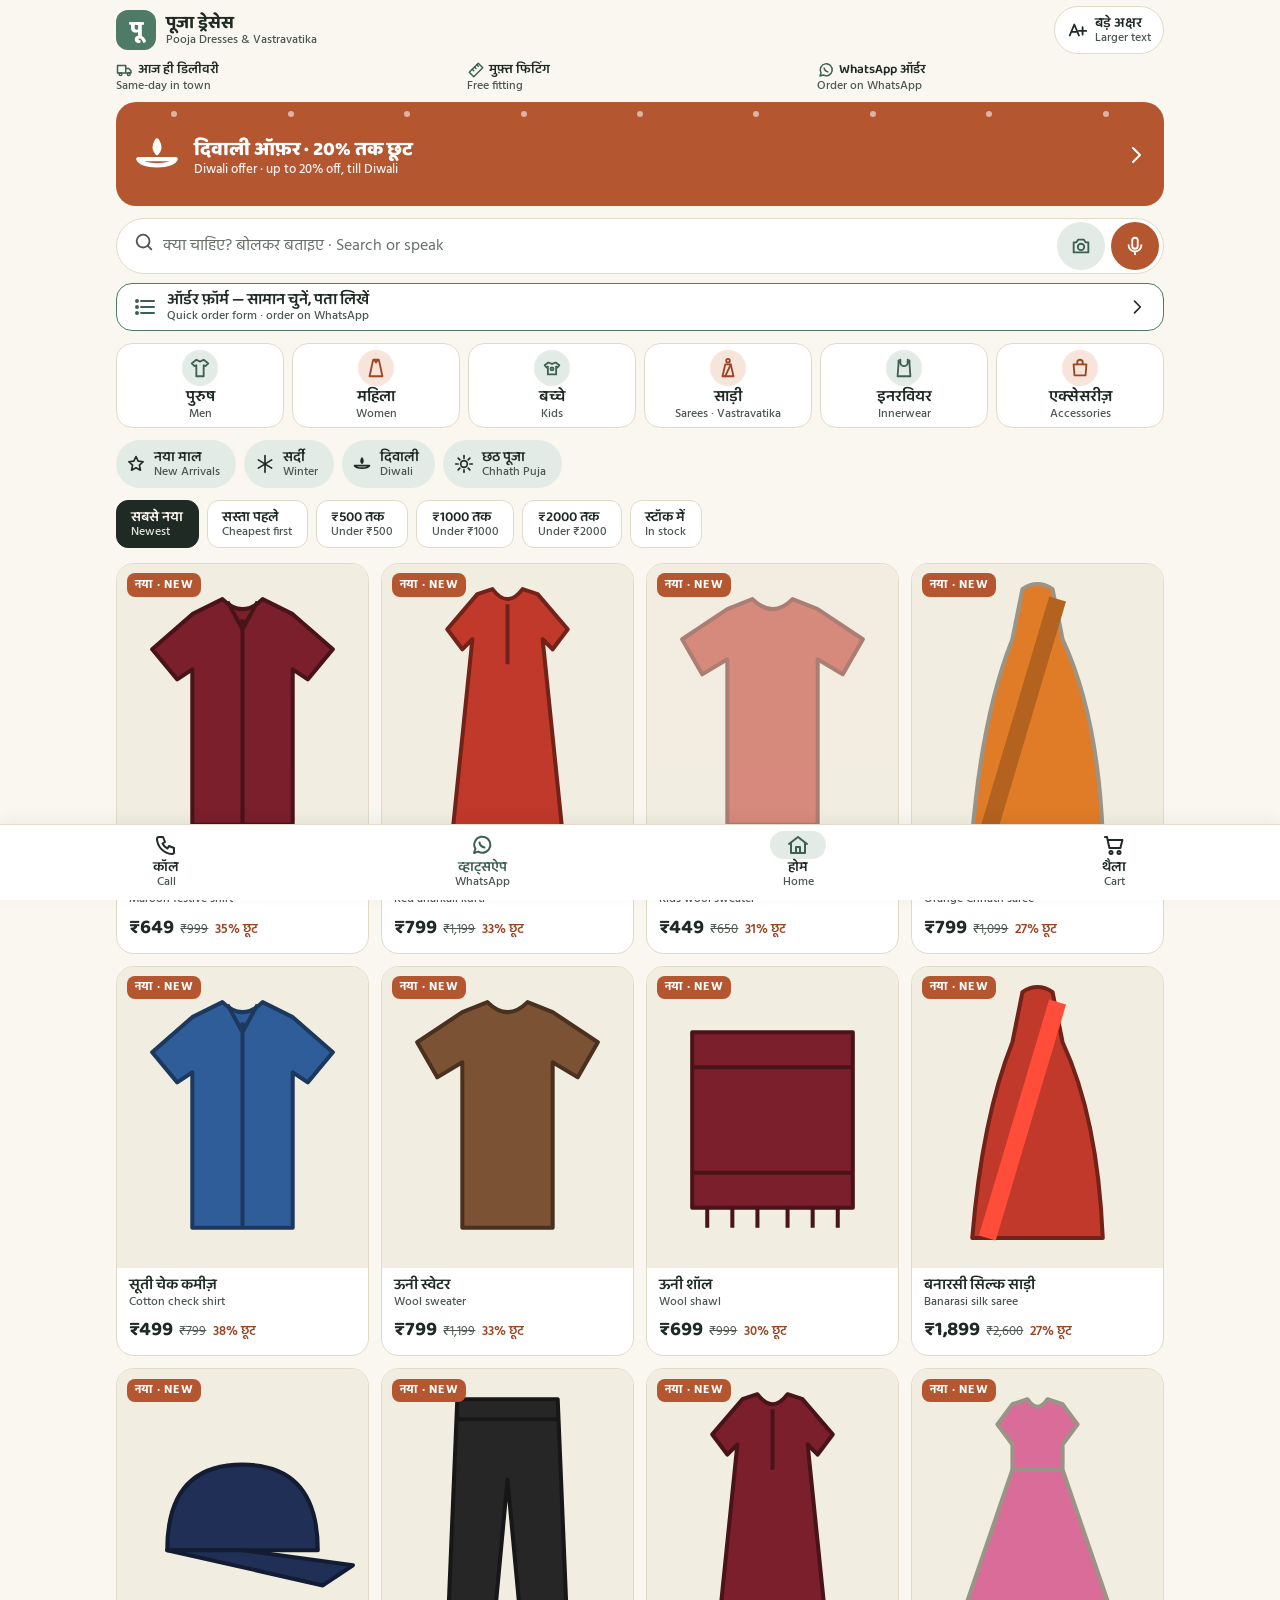
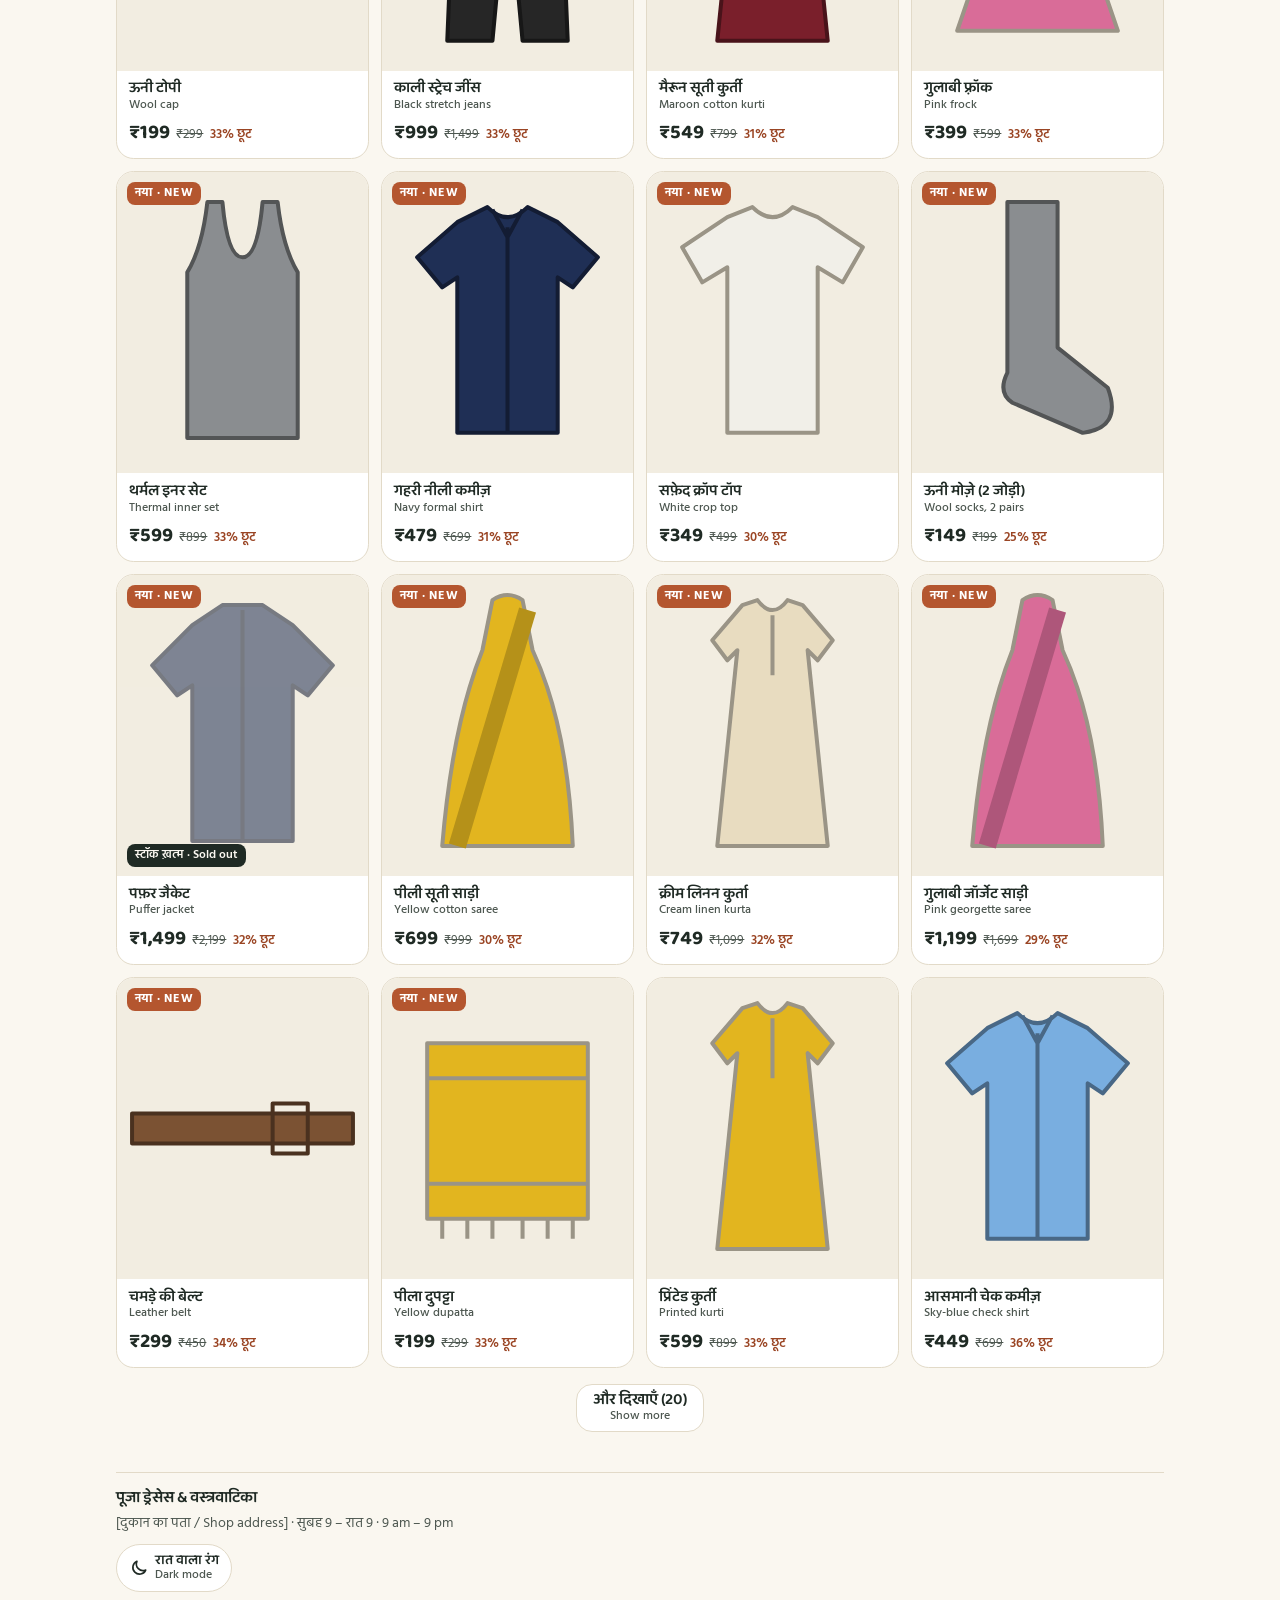
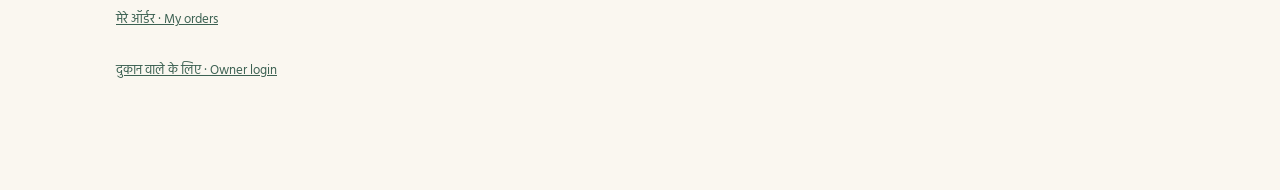
<file: index.html>
<!doctype html>
<html lang="hi">
<head>
<meta charset="utf-8">
<meta name="viewport" content="width=device-width, initial-scale=1, viewport-fit=cover">
<title>पूजा ड्रेसेस & वस्त्रवाटिका — परिवार के कपड़े और साड़ियाँ | Pooja Dresses</title>
<meta name="description" content="पूजा ड्रेसेस & वस्त्रवाटिका: पुरुष, महिला और बच्चों के रेडीमेड कपड़े, इनरवियर, एक्सेसरीज़ और साड़ियाँ। शहर में उसी दिन डिलीवरी, मुफ़्त फिटिंग, WhatsApp पर ऑर्डर। Family clothing and sarees — order on WhatsApp.">
<meta name="theme-color" content="#4f7a68">
<meta property="og:title" content="पूजा ड्रेसेस & वस्त्रवाटिका — Pooja Dresses">
<meta property="og:description" content="परिवार के कपड़े और साड़ियाँ · WhatsApp पर ऑर्डर · Family clothing and sarees">
<meta property="og:type" content="website">
<link rel="icon" href="data:image/svg+xml,%3Csvg xmlns='http://www.w3.org/2000/svg' viewBox='0 0 64 64'%3E%3Crect width='64' height='64' rx='16' fill='%234f7a68'/%3E%3Ctext x='32' y='44' font-size='34' text-anchor='middle' fill='white' font-family='sans-serif'%3E%E0%A4%AA%E0%A5%82%3C/text%3E%3C/svg%3E">
<link rel="preconnect" href="https://fonts.googleapis.com">
<link rel="preconnect" href="https://fonts.gstatic.com" crossorigin>
<link href="https://fonts.googleapis.com/css2?family=Baloo+2:wght@500;600;700;800&family=Hind:wght@400;500;600&display=swap" rel="stylesheet">
<link rel="stylesheet" href="assets/app.css">
<script type="application/ld+json">
{"@context":"https://schema.org","@type":"ClothingStore","name":"Pooja Dresses & Vastravatika","alternateName":"पूजा ड्रेसेस & वस्त्रवाटिका","description":"Family clothing store: men, women, kids, innerwear, accessories and sarees (Vastravatika). Same-day delivery in town, free fitting, order on WhatsApp.","openingHours":"Mo-Su 09:00-21:00"}
</script>
</head>
<body>
<div id="preview"></div>
<main id="app" class="wrap" aria-live="polite">
  <noscript>
    <h1>पूजा ड्रेसेस & वस्त्रवाटिका</h1>
    <p>पुरुष, महिला, बच्चे, साड़ी, इनरवियर और एक्सेसरीज़। WhatsApp पर ऑर्डर करें। Please turn on JavaScript to see the shop.</p>
  </noscript>
</main>
<nav class="bbar" id="bbar" aria-label="मुख्य / Main"></nav>
<div class="toasts" id="toasts" role="status" aria-live="polite"></div>
<input type="file" id="photoInput" accept="image/*" class="sr" tabindex="-1" aria-hidden="true">
<script src="assets/seed.js"></script>
<script src="assets/core.js"></script>
<script src="assets/shop.js"></script>
</body>
</html>
</file>
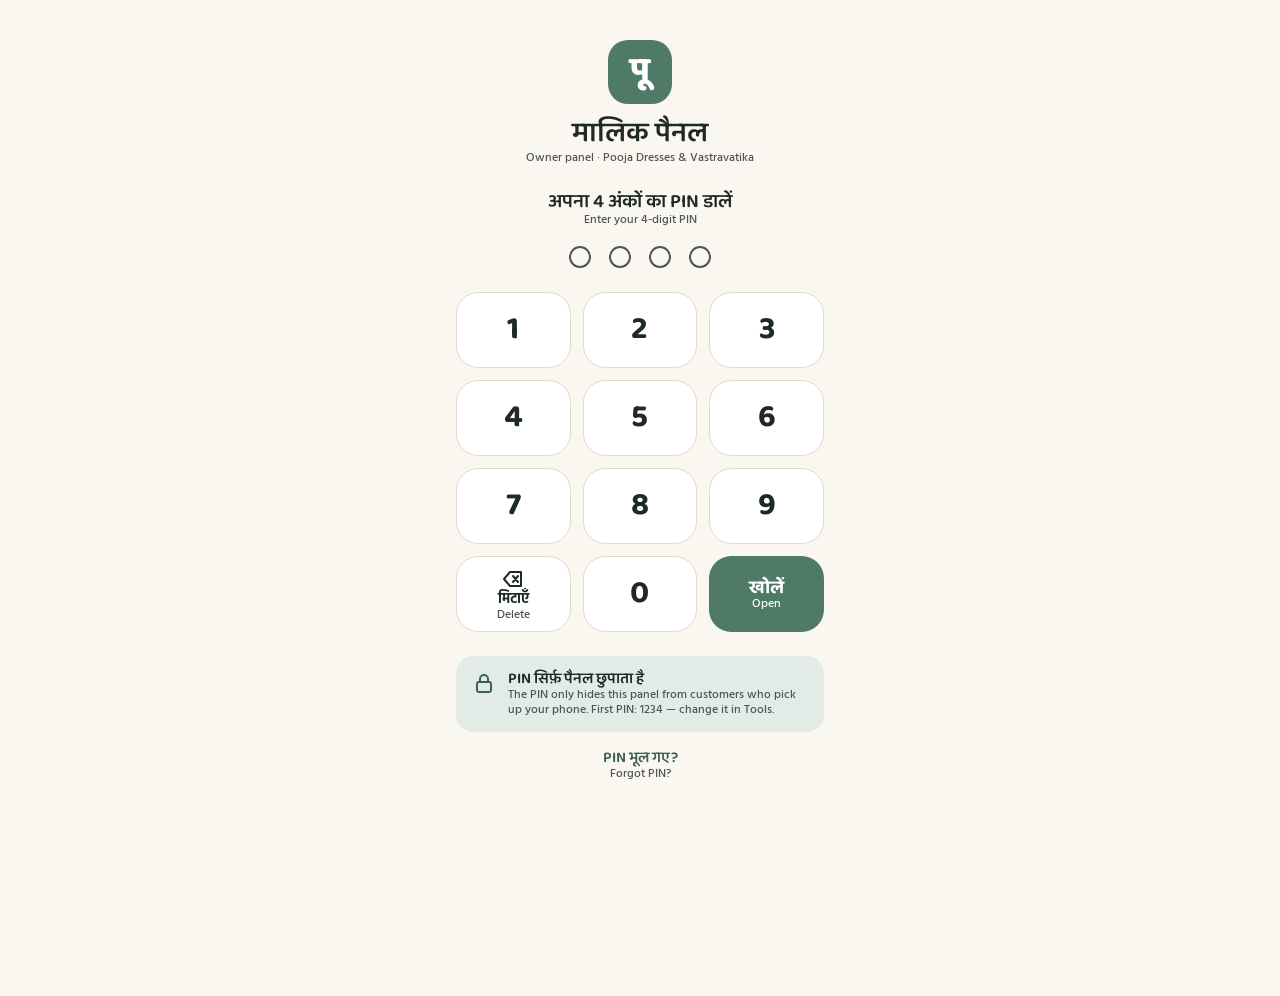
<file: admin.html>
<!doctype html>
<html lang="hi">
<head>
<meta charset="utf-8">
<meta name="viewport" content="width=device-width, initial-scale=1, viewport-fit=cover">
<meta name="robots" content="noindex, nofollow">
<title>मालिक पैनल — Pooja Dresses</title>
<meta name="theme-color" content="#4f7a68">
<link rel="icon" href="data:image/svg+xml,%3Csvg xmlns='http://www.w3.org/2000/svg' viewBox='0 0 64 64'%3E%3Crect width='64' height='64' rx='16' fill='%234f7a68'/%3E%3Ctext x='32' y='44' font-size='34' text-anchor='middle' fill='white' font-family='sans-serif'%3E%E0%A4%AA%E0%A5%82%3C/text%3E%3C/svg%3E">
<link rel="preconnect" href="https://fonts.googleapis.com">
<link rel="preconnect" href="https://fonts.gstatic.com" crossorigin>
<link href="https://fonts.googleapis.com/css2?family=Baloo+2:wght@500;600;700;800&family=Hind:wght@400;500;600&display=swap" rel="stylesheet">
<link rel="stylesheet" href="assets/app.css">
<link rel="stylesheet" href="assets/admin.css">
</head>
<body class="owner">
<main id="app" class="wrap" style="max-width:640px"></main>
<div id="nav"></div>
<div id="bulk"></div>
<div class="toasts" id="toasts" role="status" aria-live="polite"></div>
<input type="file" id="camIn" accept="image/*" capture="environment" class="sr" tabindex="-1" aria-hidden="true">
<input type="file" id="galIn" accept="image/*" multiple class="sr" tabindex="-1" aria-hidden="true">
<input type="file" id="csvIn" accept=".csv,text/csv" class="sr" tabindex="-1" aria-hidden="true">
<input type="file" id="restoreIn" accept=".json,application/json" class="sr" tabindex="-1" aria-hidden="true">
<script src="assets/seed.js"></script>
<script src="assets/core.js"></script>
<script src="assets/admin.js"></script>
</body>
</html>
</file>
<file: assets/app.css>
/* Pooja Dresses & Vastravatika — "Aangan" look. Shared by shop and owner panel. */
:root{
  --bg:#faf7f0;--sf:#ffffff;--sf2:#f2ede1;--ink:#1f2a24;--ink2:#4d5750;--line:#e2dac8;
  --sage:#4f7a68;--on-sage:#ffffff;--sage-t:#e2ebe5;--sage-d:#3c6152;
  --terra:#b4562f;--on-terra:#ffffff;--terra-t:#f7e5db;--terra-d:#9a4524;
  --ok:#2b6a4c;--ok-t:#dcefe3;--err:#b3261e;--on-err:#ffffff;--err-t:#fbe3e0;--warn:#7a5200;--warn-t:#fbefd3;
  --shadow:0 4px 16px rgba(31,42,36,.08);
  color-scheme:light;
}
@media (prefers-color-scheme:dark){:root:not([data-theme="light"]){
  --bg:#131916;--sf:#1b231f;--sf2:#232e29;--ink:#f3efe6;--ink2:#c3cac4;--line:#33413a;
  --sage:#86b9a1;--on-sage:#0e1a14;--sage-t:#21352c;--sage-d:#9fd0b8;
  --terra:#e38e66;--on-terra:#1e0e07;--terra-t:#3b261c;--terra-d:#f0a684;
  --ok:#8fd3ae;--ok-t:#1b3326;--err:#ff9a8f;--on-err:#2a0d0a;--err-t:#3c1c19;--warn:#f2cf7a;--warn-t:#3a2e14;
  --shadow:0 4px 16px rgba(0,0,0,.35);color-scheme:dark;
}}
:root[data-theme="dark"]{
  --bg:#131916;--sf:#1b231f;--sf2:#232e29;--ink:#f3efe6;--ink2:#c3cac4;--line:#33413a;
  --sage:#86b9a1;--on-sage:#0e1a14;--sage-t:#21352c;--sage-d:#9fd0b8;
  --terra:#e38e66;--on-terra:#1e0e07;--terra-t:#3b261c;--terra-d:#f0a684;
  --ok:#8fd3ae;--ok-t:#1b3326;--err:#ff9a8f;--on-err:#2a0d0a;--err-t:#3c1c19;--warn:#f2cf7a;--warn-t:#3a2e14;
  --shadow:0 4px 16px rgba(0,0,0,.35);color-scheme:dark;
}
html{font-size:16px;-webkit-text-size-adjust:100%}
html.big{font-size:19px}
*{box-sizing:border-box}
body{margin:0;background:var(--bg);color:var(--ink);font-family:'Hind',system-ui,-apple-system,'Noto Sans Devanagari',sans-serif;font-size:1rem;line-height:1.4;-webkit-tap-highlight-color:transparent}
button,input,textarea,select{font:inherit;color:inherit}
button{cursor:pointer}
a{color:var(--sage-d)}
img{max-width:100%;display:block}
.ic{fill:none;stroke:currentColor;stroke-width:2;stroke-linecap:round;stroke-linejoin:round;flex:none}
.hi{display:block;font-family:'Baloo 2','Hind',sans-serif;font-weight:600;line-height:1.15}
.en{display:block;font-size:.75rem;line-height:1.25;font-weight:500;color:var(--ink2)}
.on .en,.en.on{color:inherit;opacity:.92}
.sr{position:absolute!important;width:1px;height:1px;overflow:hidden;clip:rect(0 0 0 0);white-space:nowrap}
:focus-visible{outline:3px solid var(--terra);outline-offset:2px}
.wrap{max-width:1080px;margin:0 auto}
.pad{padding:0 1rem}
.row{display:flex;align-items:center;gap:.5rem}
.muted{color:var(--ink2)}

/* header */
.top{display:flex;align-items:center;justify-content:space-between;gap:.5rem;padding:.4rem 1rem .25rem;min-height:3.5rem}
.brand{display:flex;align-items:center;gap:.6rem;text-decoration:none;color:var(--ink)}
.logo{width:2.5rem;height:2.5rem;border-radius:.75rem;background:var(--sage);color:var(--on-sage);display:flex;align-items:center;justify-content:center;font-family:'Baloo 2';font-weight:800;font-size:1.4rem;flex:none}
.pill-btn{min-height:3rem;padding:0 .75rem;border-radius:1.5rem;border:1.5px solid var(--line);background:var(--sf);display:inline-flex;align-items:center;gap:.4rem;text-align:left;color:var(--ink)}
.pill-btn[aria-pressed="true"]{border-color:var(--sage);background:var(--sage-t)}

/* promises: plain text, never button-like */
.promises{display:grid;grid-template-columns:repeat(3,minmax(0,1fr));gap:.25rem;padding:.15rem 1rem .5rem;color:var(--ink2)}
.promises .p1{display:flex;align-items:center;gap:.25rem;color:var(--sage-d)}
.promises .hi{font-size:.82rem;color:var(--ink)}

/* festival banner */
.banner{margin:0 1rem;min-height:6.5rem;border-radius:1.25rem;background:var(--fest,var(--terra));color:#fff;text-decoration:none;display:flex;align-items:center;gap:.75rem;padding:.9rem 1rem .7rem;position:relative;overflow:hidden}
.banner .lights{position:absolute;top:.6rem;left:0;right:0;display:flex;justify-content:space-around;opacity:.55}
.banner .lights i{width:6px;height:6px;border-radius:3px;background:currentColor}
.banner .hi{font-size:1.22rem;font-weight:800}
.banner .en{color:#fff;opacity:.92;font-size:.82rem}
:root[data-theme="dark"] .banner{filter:brightness(.92)}

/* search */
.search{margin:.75rem 1rem 0;min-height:3.5rem;border-radius:1.75rem;background:var(--sf);border:1.5px solid var(--line);display:flex;align-items:center;padding:0 .25rem 0 1rem;gap:.4rem}
.search:focus-within{border-color:var(--sage)}
.search input{flex:1;min-width:0;border:0;background:transparent;font-size:1rem;height:3rem;outline:none;color:var(--ink)}
.search input::placeholder{color:var(--ink2);opacity:.85}
.round{width:3rem;height:3rem;border-radius:1.5rem;border:0;display:flex;align-items:center;justify-content:center;flex:none}
.round.cam{background:var(--sage-t);color:var(--sage-d)}
.round.mic{background:var(--terra);color:var(--on-terra)}

/* category tiles */
.tiles{display:grid;grid-template-columns:repeat(3,minmax(0,1fr));gap:.5rem;padding:.75rem 1rem 0}
@media (min-width:720px){.tiles{grid-template-columns:repeat(6,minmax(0,1fr))}}
.tile{min-height:5.25rem;border-radius:1rem;background:var(--sf);border:1px solid var(--line);display:flex;flex-direction:column;align-items:center;justify-content:center;text-decoration:none;color:var(--ink);text-align:center;padding:.35rem .25rem}
.tile .bub{width:2.25rem;height:2.25rem;border-radius:1.125rem;display:flex;align-items:center;justify-content:center}
.bub.sage{background:var(--sage-t);color:var(--sage-d)}.bub.terra{background:var(--terra-t);color:var(--terra-d)}
.tile .hi{font-size:1rem;margin-top:.15rem}

/* chips */
.chips{display:flex;gap:.5rem;padding:.75rem 1rem 0;overflow-x:auto;scrollbar-width:none}
.chips::-webkit-scrollbar{display:none}
.coll{flex:none;display:flex;align-items:center;gap:.5rem;min-height:3rem;padding:0 1rem 0 .65rem;border-radius:1.5rem;background:var(--sage-t);color:var(--ink);text-decoration:none;border:0}
.coll[aria-pressed="true"]{background:var(--sage);color:var(--on-sage)}
.coll .hi{font-size:.88rem}
.fchip{flex:none;min-height:3rem;padding:0 .9rem;border-radius:.75rem;border:1.5px solid var(--line);background:var(--sf);text-align:left;color:var(--ink)}
.fchip[aria-pressed="true"]{background:var(--ink);color:var(--bg);border-color:var(--ink)}
.fchip[aria-pressed="true"] .en{color:inherit;opacity:.9}
.fchip .hi{font-size:.88rem}

/* product grid */
.grid{display:grid;grid-template-columns:repeat(2,minmax(0,1fr));gap:.75rem;padding:.9rem 1rem 0}
@media (min-width:640px){.grid{grid-template-columns:repeat(3,minmax(0,1fr))}}
@media (min-width:900px){.grid{grid-template-columns:repeat(4,minmax(0,1fr))}}
.card{display:flex;flex-direction:column;background:var(--sf);border-radius:1.1rem;overflow:hidden;text-decoration:none;color:var(--ink);border:1px solid var(--line)}
.card .ph{aspect-ratio:5/6;background:var(--sf2);position:relative}
.card .ph img{width:100%;height:100%;object-fit:cover}
.tagnew{position:absolute;top:.6rem;left:.6rem;background:var(--terra);color:var(--on-terra);font-weight:700;font-size:.75rem;letter-spacing:.06em;padding:.2rem .5rem;border-radius:.5rem}
.tagout{position:absolute;bottom:.6rem;left:.6rem;background:var(--ink);color:var(--bg);font-weight:600;font-size:.75rem;padding:.2rem .5rem;border-radius:.5rem}
.card .body{padding:.6rem .75rem .75rem;display:flex;flex-direction:column;gap:.35rem}
.card .hi{font-size:.95rem}
.price{display:flex;align-items:baseline;gap:.4rem;flex-wrap:wrap}
.price .now{font-family:'Baloo 2';font-weight:700;font-size:1.25rem}
.price .mrp{font-size:.82rem;color:var(--ink2);text-decoration:line-through}
.price .off{font-size:.82rem;font-weight:600;color:var(--terra-d)}
.card.out .ph img{opacity:.55}
.more{display:flex;justify-content:center;padding:1rem}
.empty{margin:1rem;padding:1.25rem;border-radius:1rem;background:var(--sf2);text-align:center}

/* section titles */
.sec-t{display:flex;align-items:flex-end;justify-content:space-between;padding:1.25rem 1rem 0}
.sec-t .hi{font-size:1.15rem}

/* buttons */
.btn{min-height:3rem;border-radius:1rem;border:1.5px solid var(--line);background:var(--sf);display:inline-flex;align-items:center;justify-content:center;gap:.6rem;padding:0 1rem;text-align:left;color:var(--ink);text-decoration:none}
.btn.primary{background:var(--sage);color:var(--on-sage);border:0;min-height:3.5rem}
.btn.primary .en{color:inherit;opacity:.92}
.btn.big{min-height:4.25rem;border-radius:1.15rem}
.btn.block{display:flex;width:100%}
.btn.danger{border:2px solid var(--err);color:var(--err);background:transparent}
.btn.danger-fill{background:var(--err);color:var(--on-err);border:0}
.btn:disabled{opacity:.55;cursor:not-allowed}

/* product detail */
.pd{max-width:640px;margin:0 auto}
.gallery{display:flex;overflow-x:auto;scroll-snap-type:x mandatory;background:var(--sf2);scrollbar-width:none}
.gallery::-webkit-scrollbar{display:none}
.gallery img{flex:0 0 100%;scroll-snap-align:center;aspect-ratio:1/1;object-fit:cover;width:100%}
.dots{display:flex;justify-content:center;gap:.35rem;padding:.5rem 0 0}
.dots i{width:.4rem;height:.4rem;border-radius:.2rem;background:var(--ink2);opacity:.45}
.dots i.on{width:1.1rem;background:var(--sage);opacity:1}
.sizes{display:grid;grid-template-columns:repeat(auto-fill,minmax(3.4rem,1fr));gap:.5rem}
.size{min-height:3rem;border-radius:.75rem;border:1.5px solid var(--line);background:var(--sf);font-weight:600;font-size:1rem;color:var(--ink)}
.size[aria-pressed="true"]{border:2px solid var(--sage);background:var(--sage);color:var(--on-sage);font-weight:700}
.size:disabled{border-style:dashed;background:var(--sf2);color:var(--ink2);text-decoration:line-through}
.offbadge{font-size:.95rem;font-weight:700;color:var(--sage-d);background:var(--sage-t);padding:.1rem .5rem;border-radius:.5rem}

/* horizontal rail */
.rail{display:flex;gap:.6rem;padding:0 1rem;overflow-x:auto;scrollbar-width:none}
.rail::-webkit-scrollbar{display:none}
.rail .card{flex:0 0 9rem}
.band{margin-top:1.25rem;padding:1rem 0 1.1rem;background:var(--sf2)}

/* forms */
.lab{display:block;margin-bottom:.35rem}
.fld{width:100%;height:3.5rem;border-radius:.9rem;border:1.5px solid var(--line);background:var(--sf);padding:0 .9rem;font-size:1.05rem;color:var(--ink)}
textarea.fld{height:auto;padding:.75rem .9rem;resize:vertical}
.fld:focus{outline:none;border-color:var(--sage)}
.fld.bad{border:2px solid var(--err)}
.ferr{display:block;color:var(--err);font-weight:600;font-size:.9rem;margin-top:.35rem;line-height:1.25}
.ferr .en{color:inherit}
.prefix{display:flex;height:3.5rem;border-radius:.9rem;border:1.5px solid var(--line);background:var(--sf);overflow:hidden}
.prefix:focus-within{border-color:var(--sage)}
.prefix>span{display:flex;align-items:center;padding:0 .75rem;background:var(--sf2);font-weight:600;font-size:1.05rem}
.prefix input{flex:1;min-width:0;border:0;background:transparent;padding:0 .9rem;font-size:1.05rem;outline:none;color:var(--ink)}
.prefix.bad{border:2px solid var(--err)}
.check{display:flex;align-items:center;gap:.75rem;min-height:3.5rem;cursor:pointer}
.check input{width:1.75rem;height:1.75rem;accent-color:var(--sage);margin:0;flex:none}
.radio{display:flex;align-items:center;gap:.75rem;min-height:4rem;padding:0 .9rem;border-radius:1rem;border:1.5px solid var(--line);background:var(--sf);cursor:pointer}
.radio:has(input:checked){border:2px solid var(--sage);background:var(--sage-t)}
.radio input{width:1.5rem;height:1.5rem;accent-color:var(--sage);margin:0}

/* cart */
.citem{display:flex;gap:.75rem;padding:.75rem;background:var(--sf);border:1px solid var(--line);border-radius:1.1rem}
.citem img{width:4.75rem;height:5.5rem;border-radius:.75rem;object-fit:cover;flex:none;background:var(--sf2)}
.stepper{display:flex;align-items:center;border:1.5px solid var(--line);border-radius:.9rem}
.stepper button{width:2.9rem;height:2.9rem;border:0;background:transparent;font-size:1.4rem;color:var(--ink)}
.stepper span{min-width:1.5rem;text-align:center;font-weight:700;font-size:1.05rem}
.summary{margin:.75rem 1rem 0;padding:.9rem 1rem;background:var(--sf2);border-radius:1.1rem;display:flex;flex-direction:column;gap:.6rem}
.summary .r{display:flex;justify-content:space-between;align-items:center}

/* sticky bottom bar */
.bbar{position:sticky;bottom:0;z-index:20;display:grid;grid-template-columns:repeat(4,minmax(0,1fr));background:var(--sf);border-top:1px solid var(--line);padding:.35rem .5rem calc(.6rem + env(safe-area-inset-bottom));box-shadow:0 -4px 16px rgba(0,0,0,.05)}
.bbar a{display:flex;flex-direction:column;align-items:center;justify-content:center;min-height:3.75rem;text-decoration:none;color:var(--ink);position:relative}
.bbar a .hi{font-size:.88rem}
.bbar a.wa{color:var(--sage-d)}
.bbar a[aria-current="page"] .icw{background:var(--sage-t);color:var(--sage-d)}
.bbar .icw{border-radius:.9rem;padding:.1rem 1rem;display:flex}
.badge{position:absolute;top:.2rem;left:56%;min-width:1.25rem;height:1.25rem;border-radius:.625rem;background:var(--terra);color:var(--on-terra);font-size:.75rem;font-weight:700;display:flex;align-items:center;justify-content:center;padding:0 .3rem}
.bbar-in{max-width:1080px;margin:0 auto;width:100%}

/* footer */
.foot{margin:1.5rem 1rem 0;padding:1rem 0 1.25rem;border-top:1px solid var(--line);display:flex;flex-direction:column;gap:.4rem;color:var(--ink2);font-size:.9rem}
.foot .hi{color:var(--ink);font-size:1rem}
.foot .small-link{font-size:.82rem;align-self:flex-start;min-height:2.75rem;display:inline-flex;align-items:center}

/* toast / overlays */
.toasts{position:fixed;left:0;right:0;top:.75rem;z-index:60;display:flex;flex-direction:column;align-items:center;gap:.5rem;pointer-events:none;padding:0 .75rem}
.toast{pointer-events:auto;max-width:30rem;width:100%;padding:.75rem .9rem;border-radius:1rem;display:flex;align-items:center;gap:.6rem;box-shadow:var(--shadow);animation:tin .25s ease-out}
.toast.ok{background:var(--ok-t);color:var(--ok)}
.toast.err{background:var(--err-t);color:var(--err)}
.toast.info{background:var(--sf);color:var(--ink);border:1px solid var(--line)}
.toast .tic{width:2rem;height:2rem;border-radius:1rem;display:flex;align-items:center;justify-content:center;flex:none}
.toast.ok .tic{background:var(--ok);color:var(--bg)}
.toast.err .tic{background:var(--err);color:var(--bg)}
.toast .sub{display:block;font-size:.8rem;font-weight:500}
@keyframes tin{from{transform:translateY(-8px);opacity:0}to{transform:none;opacity:1}}
.scrim{position:fixed;inset:0;background:rgba(10,14,12,.55);z-index:50;display:flex;align-items:flex-end;justify-content:center}
.sheet{width:100%;max-width:560px;background:var(--sf);border-radius:1.6rem 1.6rem 0 0;padding:.75rem 1rem calc(1.25rem + env(safe-area-inset-bottom));max-height:88vh;overflow:auto}
.sheet .handle{display:block;width:2.75rem;height:.3rem;border-radius:.2rem;background:var(--line);margin:0 auto .6rem}
.listen{display:flex;flex-direction:column;align-items:center;gap:.75rem;text-align:center;padding:1rem 0 .5rem}
.pulse{width:6rem;height:6rem;border-radius:3rem;background:var(--terra);color:var(--on-terra);display:flex;align-items:center;justify-content:center;animation:pl 1.4s ease-in-out infinite}
@keyframes pl{0%,100%{box-shadow:0 0 0 0 rgba(180,86,47,.45)}50%{box-shadow:0 0 0 1.2rem rgba(180,86,47,0)}}
@media (prefers-reduced-motion:reduce){.pulse,.toast{animation:none}}

.note{margin:.75rem 1rem 0;padding:.9rem 1rem;border-radius:1.1rem;display:flex;gap:.75rem;align-items:flex-start}
.note.terra{background:var(--terra-t)}
.note.sage{background:var(--sage-t)}
.note.warn{background:var(--warn-t);color:var(--warn)}
.qchip{min-height:3rem;padding:0 .6rem 0 .9rem;border-radius:1.5rem;border:0;background:var(--sage-t);display:flex;align-items:center;gap:.5rem;color:var(--ink)}
.preview-bar{background:var(--warn-t);color:var(--warn);font-size:.85rem;font-weight:600;padding:.45rem 1rem;display:flex;justify-content:space-between;align-items:center;gap:.5rem}
.preview-bar button{border:1px solid currentColor;background:transparent;border-radius:.6rem;min-height:2.25rem;padding:0 .6rem;font-size:.8rem;font-weight:600}
.btn:has(> .hi){flex-direction:column;gap:0;text-align:center}
.btn:has(> .hi) > .ic{margin-bottom:.15rem}
.btn.danger-fill .en,.btn.primary .en{color:inherit;opacity:.92}
/* orders: customer pay card + tracking timeline */
.ocard-c{margin:.9rem 1rem 0;padding:1rem;background:var(--sf);border:1px solid var(--line);border-radius:1.25rem;display:flex;flex-direction:column;gap:.7rem}
.tline{list-style:none;margin:0;padding:0;display:flex;flex-direction:column}
.tline li{display:flex;gap:.75rem;align-items:flex-start;position:relative;padding-bottom:1rem}
.tline li:not(:last-child)::before{content:"";position:absolute;left:.8rem;top:1.7rem;bottom:.1rem;width:2px;background:var(--line)}
.tline li.done:not(:last-child)::before{background:var(--sage)}
.tline .dot{width:1.65rem;height:1.65rem;border-radius:.85rem;border:2px solid var(--line);background:var(--sf);display:flex;align-items:center;justify-content:center;flex:none;color:var(--bg)}
.tline li.done .dot{background:var(--sage);border-color:var(--sage)}
.tline li.now .dot{background:var(--terra);border-color:var(--terra);box-shadow:0 0 0 .3rem var(--terra-t)}
.tline li.cancel .dot{background:var(--err);border-color:var(--err)}
.tline li.todo .hi{color:var(--ink2);font-weight:500}
.tline li.now .hi{font-weight:700}
</file>
<file: assets/admin.css>
/* Owner panel additions (Aangan look) */
body.owner{padding-bottom:6rem}
.ohead{display:flex;align-items:center;justify-content:space-between;gap:.5rem;padding:.75rem 1rem .4rem}
.ohead h1{margin:0}
.stats{display:grid;grid-template-columns:repeat(2,minmax(0,1fr));gap:.5rem;padding:.75rem 1rem 0}
@media (min-width:720px){.stats{grid-template-columns:repeat(4,minmax(0,1fr))}}
.stat{min-height:4.75rem;padding:.6rem .9rem;border-radius:1.1rem;background:var(--sf);border:1px solid var(--line);display:flex;align-items:center;gap:.75rem;text-align:left;color:var(--ink)}
.stat b{font-family:'Baloo 2';font-weight:800;font-size:1.9rem;line-height:1}
.stat.t{background:var(--terra-t);border-color:transparent}.stat.t b{color:var(--terra-d)}
.stat.s{background:var(--sage-t);border-color:transparent}.stat.s b{color:var(--sage-d)}
.stat[aria-pressed="true"]{outline:2.5px solid var(--sage);outline-offset:-2.5px}
.olist{display:flex;flex-direction:column;gap:.6rem;padding:.25rem 1rem 0}
.orow{background:var(--sf);border:1px solid var(--line);border-radius:1.1rem;padding:.65rem .75rem .75rem;display:flex;flex-direction:column;gap:.6rem}
.orow.sel{border:2px solid var(--sage);background:var(--sage-t)}
.orow .top1{display:flex;align-items:center;gap:.65rem}
.orow .thumb{width:3.75rem;height:4.5rem;border-radius:.75rem;object-fit:cover;flex:none;background:var(--sf2)}
.orow input[type=checkbox]{width:1.65rem;height:1.65rem;margin:0;accent-color:var(--sage);flex:none}
.cbwrap{min-width:2.75rem;min-height:3rem;display:flex;align-items:center;justify-content:center;margin-left:-.4rem;cursor:pointer}
.nophoto{position:relative;width:3.75rem;height:4.5rem;border-radius:.75rem;border:2px dashed var(--terra);background:var(--sf2);flex:none;padding:0;overflow:hidden}
.nophoto img{width:100%;height:100%;object-fit:cover;opacity:.8}
.nophoto .nph{position:absolute;left:0;right:0;bottom:0;background:var(--terra);color:var(--on-terra);font-size:.68rem;font-weight:700;padding:.1rem 0}
.acts{display:grid;grid-template-columns:repeat(3,minmax(0,1fr));gap:.4rem}
.acts .btn{padding:0 .4rem;gap:.35rem;border-radius:.9rem}
.acts .hi{font-size:.88rem}
.sw{border:0;background:transparent;padding:0;min-height:3rem;min-width:3.5rem;display:flex;flex-direction:column;align-items:center;gap:.1rem;flex:none}
.sw .tr{width:3.25rem;height:1.9rem;border-radius:.95rem;background:var(--line);display:flex;justify-content:flex-start;padding:.2rem;transition:background .15s}
.sw .kn{width:1.5rem;height:1.5rem;border-radius:.75rem;background:var(--sf);box-shadow:0 1px 3px rgba(0,0,0,.25)}
.sw[aria-checked="true"] .tr{background:var(--sage);justify-content:flex-end}
.sw .lb{font-size:.75rem;font-weight:600;line-height:1.15;text-align:center;color:var(--terra-d)}
.sw[aria-checked="true"] .lb{color:var(--sage-d)}
.onav{position:fixed;left:0;right:0;bottom:0;z-index:30;background:var(--sf);border-top:1px solid var(--line);padding:.35rem .75rem calc(.6rem + env(safe-area-inset-bottom))}
.onav .in{max-width:560px;margin:0 auto;display:grid;grid-template-columns:repeat(4,minmax(0,1fr));align-items:end}
.onav a{position:relative}
.onav a{display:flex;flex-direction:column;align-items:center;justify-content:center;min-height:3.75rem;text-decoration:none;color:var(--ink)}
.onav a .icw{border-radius:.9rem;padding:.1rem 1rem;display:flex}
.onav a[aria-current="page"] .icw{background:var(--sage-t);color:var(--sage-d)}
.onav .plus{width:3.75rem;height:3.75rem;border-radius:1.9rem;background:var(--sage);color:var(--on-sage);display:flex;align-items:center;justify-content:center;margin-top:-1.4rem;box-shadow:0 4px 14px rgba(79,122,104,.35)}
.bulk{position:fixed;left:0;right:0;bottom:0;z-index:35;display:flex;justify-content:center;pointer-events:none}
.bulk .sheet{pointer-events:auto;box-shadow:0 -8px 30px rgba(0,0,0,.18);max-height:70vh}
.actgrid{display:grid;grid-template-columns:repeat(2,minmax(0,1fr));gap:.5rem}
.act{min-height:4rem;border-radius:1rem;border:1.5px solid var(--line);background:var(--sf);display:flex;align-items:center;gap:.6rem;padding:0 .75rem;text-align:left;color:var(--ink)}
.act .ic{color:var(--sage-d)}
.act[aria-pressed="true"]{border:2px solid var(--sage);background:var(--sage-t)}
.subpanel{padding:.9rem;border-radius:1.1rem;background:var(--sf2);display:flex;flex-direction:column;gap:.65rem}
.seg{display:grid;border-radius:.9rem;overflow:hidden;border:1.5px solid var(--line)}
.seg button{min-height:3rem;border:0;background:var(--sf);font-weight:600;color:var(--ink)}
.seg button[aria-pressed="true"]{background:var(--sage);color:var(--on-sage);font-weight:700}
.pchip{flex:1;min-height:3rem;padding:0 .75rem;border-radius:1.5rem;border:1.5px solid var(--line);background:var(--sf);font-weight:700;font-size:1rem;color:var(--ink)}
.pchip[aria-pressed="true"]{background:var(--ink);color:var(--bg);border-color:var(--ink)}
.osec{padding:1.1rem 1rem 0}
.otitle{display:block;margin-bottom:.5rem}
.otitle .hi{font-size:1.08rem}
.bigpick{display:grid;grid-template-columns:repeat(2,minmax(0,1fr));gap:.6rem}
.bigpick button{min-height:8rem;border-radius:1.25rem;display:flex;flex-direction:column;align-items:center;justify-content:center;gap:.35rem}
.bigpick .cam{background:var(--sage);color:var(--on-sage);border:0}
.bigpick .cam .en{color:inherit;opacity:.92}
.bigpick .gal{background:var(--sf);color:var(--sage-d);border:2px solid var(--sage)}
.thumbs{display:flex;gap:.5rem;overflow-x:auto;padding-top:.6rem}
.thumbs .t{position:relative;flex:none}
.thumbs img{width:5.5rem;height:6.6rem;border-radius:.9rem;object-fit:cover}
.thumbs .rm{position:absolute;top:.25rem;right:.25rem;min-height:2.25rem;padding:0 .45rem;border-radius:.6rem;border:0;background:var(--sf);font-size:.75rem;font-weight:700;color:var(--ink)}
.thumbs .main{position:absolute;bottom:.3rem;left:.3rem;background:var(--sage);color:var(--on-sage);font-size:.7rem;font-weight:700;padding:.1rem .4rem;border-radius:.4rem}
.keypad{display:grid;grid-template-columns:repeat(3,minmax(0,1fr));gap:.5rem;margin-top:.6rem}
.keypad button{height:3.5rem;border-radius:.9rem;border:1.5px solid var(--line);background:var(--sf);font-family:'Baloo 2';font-weight:700;font-size:1.6rem;color:var(--ink)}
.keypad button.sm{font-family:'Hind';font-size:.9rem;font-weight:600;display:flex;align-items:center;justify-content:center;gap:.25rem}
.pricebox{display:flex;height:4rem;border-radius:.9rem;border:1.5px solid var(--line);background:var(--sf);overflow:hidden}
.pricebox.active{border:2.5px solid var(--sage)}
.pricebox.bad{border:2.5px solid var(--err)}
.pricebox span{display:flex;align-items:center;padding:0 .9rem;font-family:'Baloo 2';font-weight:700;font-size:1.6rem;background:var(--sage-t)}
.pricebox input{flex:1;min-width:0;border:0;background:transparent;padding:0 .9rem;font-family:'Baloo 2';font-weight:800;font-size:1.85rem;outline:none;color:var(--ink)}
.pricebox.small{height:3.5rem}.pricebox.small span{font-size:1.25rem;background:transparent}.pricebox.small input{font-size:1.3rem;font-weight:600}
.ctiles{display:grid;grid-template-columns:repeat(3,minmax(0,1fr));gap:.5rem}
.ctile{min-height:4.5rem;border-radius:1rem;border:1.5px solid var(--line);background:var(--sf);display:flex;flex-direction:column;align-items:center;justify-content:center;gap:.1rem;color:var(--ink)}
.ctile[aria-pressed="true"]{border:2.5px solid var(--sage);background:var(--sage-t)}
.zchips{display:flex;flex-wrap:wrap;gap:.5rem}
.z{min-width:3.25rem;min-height:3rem;padding:0 .75rem;border-radius:.75rem;border:1.5px solid var(--line);background:var(--sf);font-weight:600;font-size:1rem;color:var(--ink)}
.z[aria-pressed="true"]{border:2px solid var(--sage);background:var(--sage);color:var(--on-sage);font-weight:700}
.z.dash{border-style:dashed}
.tick{display:flex;align-items:center;gap:.75rem;min-height:3.5rem;padding:0 .9rem;border-radius:.9rem;border:1.5px solid var(--line);background:var(--sf);cursor:pointer}
.tick:has(input:checked){border:2px solid var(--sage);background:var(--sage-t)}
.tick input{width:1.75rem;height:1.75rem;margin:0;accent-color:var(--sage)}
.togrow{display:flex;align-items:center;justify-content:space-between;min-height:3.75rem;padding:0 .35rem 0 .9rem;border-radius:.9rem;background:var(--sf2)}
.savebar{position:sticky;bottom:0;z-index:25;padding:.85rem 1rem calc(1rem + env(safe-area-inset-bottom));background:var(--sf);border-top:1px solid var(--line);display:flex;flex-direction:column;gap:.5rem;box-shadow:0 -6px 20px rgba(0,0,0,.06);margin-top:1.25rem}
.okbanner,.errbanner{margin:.5rem 1rem 0;padding:.75rem .9rem;border-radius:1rem;display:flex;align-items:center;gap:.6rem}
.okbanner{background:var(--ok-t);color:var(--ok)}
.errbanner{background:var(--err-t);color:var(--err)}
.okbanner .tic,.errbanner .tic{width:2rem;height:2rem;border-radius:1rem;display:flex;align-items:center;justify-content:center;flex:none;color:var(--bg)}
.okbanner .tic{background:var(--ok)}.errbanner .tic{background:var(--err)}
.ocard{margin:.9rem 1rem 0;padding:1rem;background:var(--sf);border:1px solid var(--line);border-radius:1.25rem;display:flex;flex-direction:column;gap:.75rem}
.ocard.sage{background:var(--sage-t);border-color:transparent}
.ftiles{display:grid;grid-template-columns:repeat(3,minmax(0,1fr));gap:.4rem}
.ftiles button{min-height:3.5rem;border-radius:.9rem;border:1.5px solid var(--line);background:var(--sf);line-height:1.15;color:var(--ink)}
.ftiles button[aria-pressed="true"]{background:var(--sage);color:var(--on-sage);border-color:var(--sage)}
.ftiles button[aria-pressed="true"] .en{color:inherit}
.swatch{width:2.75rem;height:2.75rem;border-radius:1.4rem;border:3px solid transparent}
.swatch[aria-pressed="true"]{border-color:var(--ink)}
.mrow{display:flex;gap:.65rem;padding:.65rem;border-radius:1.1rem;background:var(--sf);border:1.5px solid var(--line)}
.mrow.bad{border:2px solid var(--err)}
.mrow img{width:5.25rem;height:6.25rem;border-radius:.75rem;object-fit:cover}
.pin-wrap{min-height:100vh;display:flex;flex-direction:column;align-items:center;padding:2.5rem 1.5rem 1.5rem;max-width:26rem;margin:0 auto}
.dots4{display:flex;gap:1.1rem;margin:1.1rem 0 1.5rem}
.dots4 i{width:1.4rem;height:1.4rem;border-radius:.7rem;border:2.5px solid var(--ink2)}
.dots4 i.f{background:var(--sage);border-color:var(--sage)}
.dots4.bad i{border-color:var(--err)}.dots4.bad i.f{background:var(--err)}
.pinpad{width:100%;display:grid;grid-template-columns:repeat(3,minmax(0,1fr));gap:.75rem}
.pinpad button{height:4.75rem;border-radius:1.4rem;border:1.5px solid var(--line);background:var(--sf);font-family:'Baloo 2';font-weight:700;font-size:2rem;color:var(--ink)}
.pinpad .go{background:var(--sage);color:var(--on-sage);border:0;font-size:1.15rem;display:flex;flex-direction:column;align-items:center;justify-content:center;line-height:1.1}
.pinpad .del{font-size:.9rem;font-family:'Hind';display:flex;flex-direction:column;align-items:center;justify-content:center;gap:.1rem}
.undo{position:fixed;left:.75rem;right:.75rem;bottom:6.25rem;z-index:55;max-width:32rem;margin:0 auto;padding:.5rem .5rem .5rem .9rem;border-radius:1rem;background:var(--ink);color:var(--bg);display:flex;align-items:center;gap:.6rem;box-shadow:0 6px 18px rgba(0,0,0,.25)}
.undo button{min-height:3rem;padding:0 .9rem;border-radius:.75rem;border:0;background:var(--terra);color:var(--on-terra);font-weight:700;display:flex;align-items:center;gap:.4rem}
</file>
